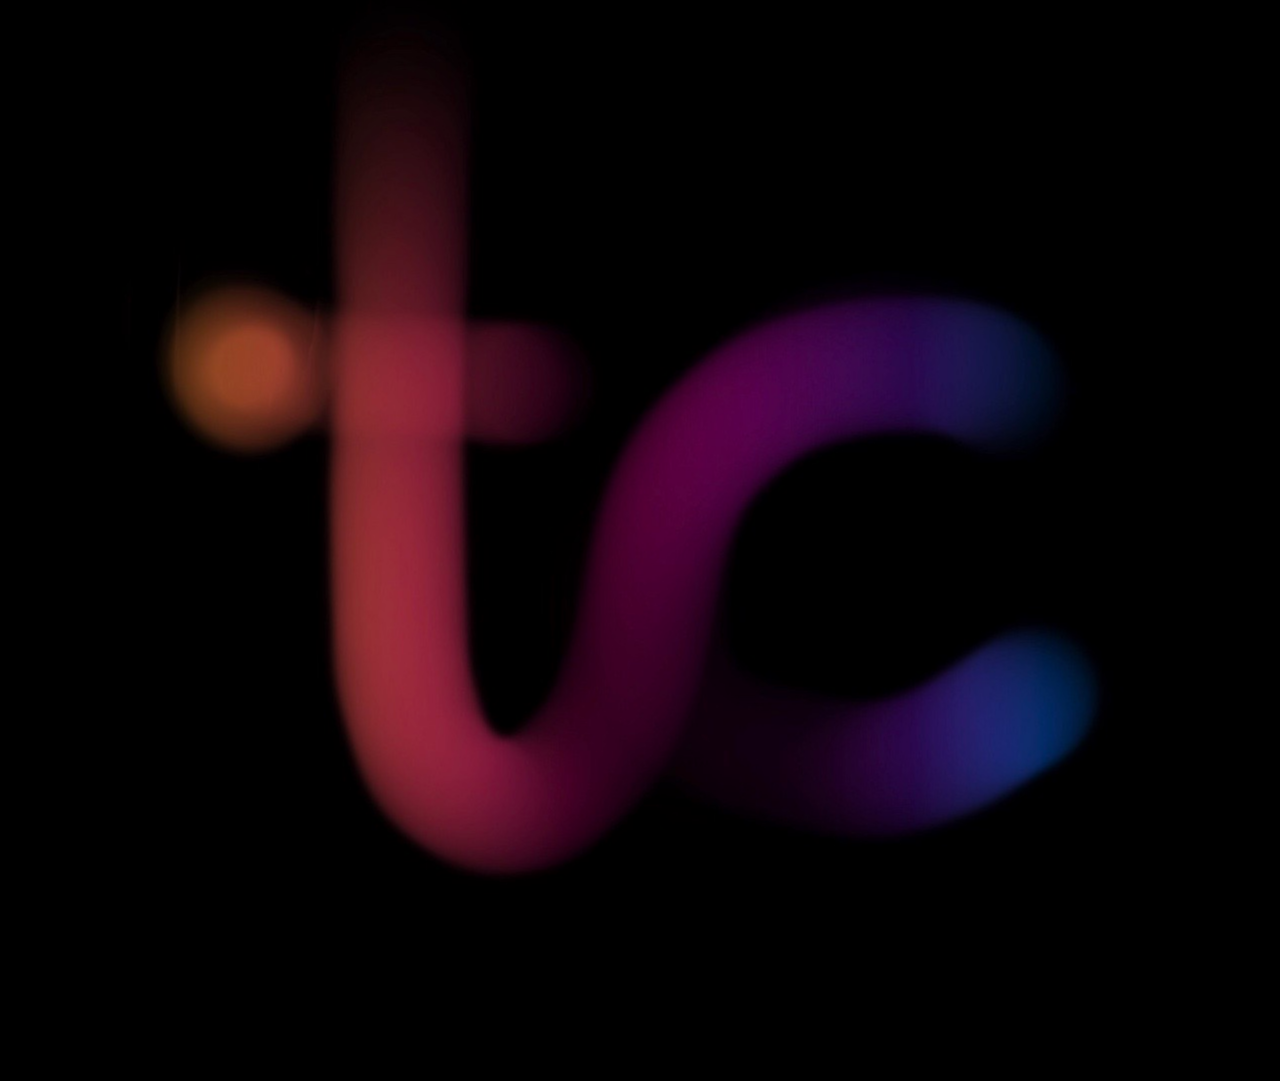
<file: index.html>
<!DOCTYPE html>

<html lang="en">
    <head>
        <link href="https://cdn.jsdelivr.net/npm/bootstrap@5.0.2/dist/css/bootstrap.min.css" rel="stylesheet" integrity="sha384-EVSTQN3/azprG1Anm3QDgpJLIm9Nao0Yz1ztcQTwFspd3yD65VohhpuuCOmLASjC" crossorigin="anonymous">
        <script src="https://cdn.jsdelivr.net/npm/bootstrap@5.0.2/dist/js/bootstrap.bundle.min.js" integrity="sha384-MrcW6ZMFYlzcLA8Nl+NtUVF0sA7MsXsP1UyJoMp4YLEuNSfAP+JcXn/tWtIaxVXM" crossorigin="anonymous"></script>
        <link href="styles.css" rel="stylesheet">
        <link href="homestyles.css" rel="stylesheet">
        <link href="https://fonts.googleapis.com/css?family=Montserrat:300" rel="stylesheet">
        <link href="https://fonts.googleapis.com/css2?family=DM+Sans&display=swap" rel="stylesheet">
        <link rel="stylesheet" href="https://use.fontawesome.com/releases/v5.6.3/css/all.css" integrity="sha384-UHRtZLI+pbxtHCWp1t77Bi1L4ZtiqrqD80Kn4Z8NTSRyMA2Fd33n5dQ8lWUE00s/" crossorigin="anonymous">

<link href="https://fonts.googleapis.com/css2?family=Work+Sans&display=swap" rel="stylesheet">
<link href="https://fonts.googleapis.com/css2?family=Space+Mono&display=swap" rel="stylesheet">
<link href="https://fonts.googleapis.com/css2?family=Cutive+Mono&display=swap" rel="stylesheet">



        <title>TC Web Designs</title>
    </head>
    <body>
        <div class="container">
            <div class="centered">
                <!--container-fluid="width:100%; height:auto;"-->

                <!--set background image to tc logo-->
                <img class="img-fluid" id="fade-out-bg" src="IMG_3551.JPG" alt="tc logo">
                    
                <div class="centered"><h3 id="title"><br><br>web development</h3></div>

                <!--add white hyperlink dots now-->
              <a href="page1.html">
                 <div class="white1"><img class="fade-in-image" src="whitedot.png" alt="white_dot">
                  <span class="hovertext">Welcome!</span></div>
              </a>

                <a href="page3.html">
                  <div class="white2"><img class="fade-in-image" src="whitedot.png" alt="white_dot">
                    <span class="hovertext">Projects</span></div>
                  </a>
                <a href="page2.html">
                  <div class="white3"><img class="fade-in-image" src="whitedot.png" alt="white_dot">
                    <span class="hovertext">Skills and Certifications</span></div>
                  </a>

                <!--then add white arrow at bottom of container-->
                <img id="arrow-down" src="arrow-down.png" alt="white down arrow">

                <!--social media icons-->
                <ul id="fade-in-icons">
                    <li>
                      <a href="https://github.com/tehanicabour">
                        <i class="fab fa-github"></i>
                      </a>
                    </li>
                    <li>
                      <a href="https://www.linkedin.com/in/tehani-cabour/">
                        <i class="fab fa-linkedin"></i>
                      </a>
                      </li>
                    <li>
                      <a href="mailto:cabour.t@northeastern.edu">
                        <i class="fab fa-google"></i>
                      </a>
                    </li>
                  </ul>
            </div>
        </div>
    </body>

    <div class="cursor-outer"></div>
    <div class="cursor-inner"></div>
    <script type="text/javascript" src="script.js"></script>
</html>
</file>
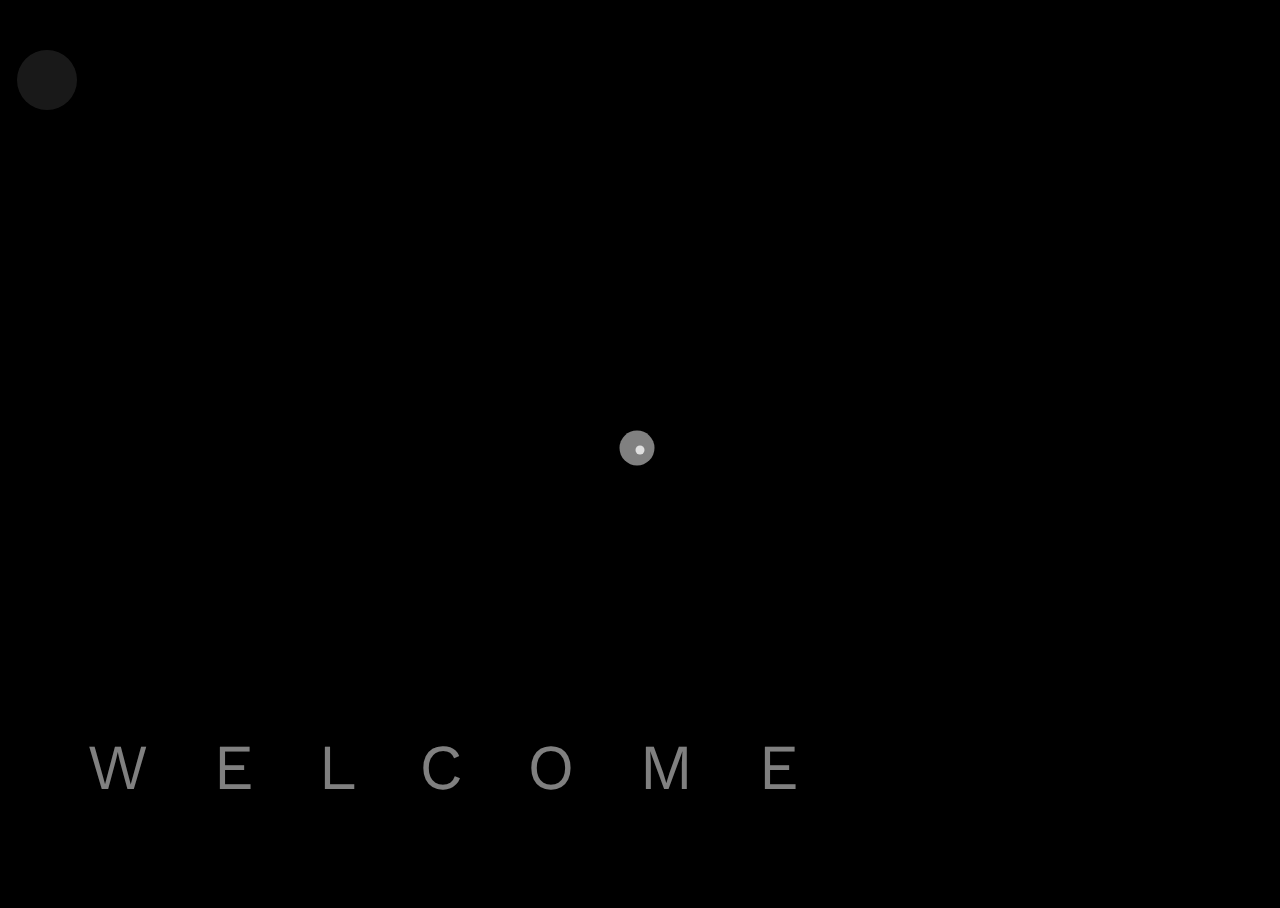
<file: page1.html>
<!DOCTYPE html>

<html lang="en">
    <head>
        <meta name="viewport" content="width=device-width, initial-scale=1.0">
        <link href="https://cdn.jsdelivr.net/npm/bootstrap@5.0.2/dist/css/bootstrap.min.css" rel="stylesheet" integrity="sha384-EVSTQN3/azprG1Anm3QDgpJLIm9Nao0Yz1ztcQTwFspd3yD65VohhpuuCOmLASjC" crossorigin="anonymous">
        <script src="https://cdn.jsdelivr.net/npm/bootstrap@5.0.2/dist/js/bootstrap.bundle.min.js" integrity="sha384-MrcW6ZMFYlzcLA8Nl+NtUVF0sA7MsXsP1UyJoMp4YLEuNSfAP+JcXn/tWtIaxVXM" crossorigin="anonymous"></script>
        <link href="styles.css" rel="stylesheet">
        <link href="projectsstyles.css" rel="stylesheet">
        <link href="https://fonts.googleapis.com/css?family=Montserrat:300" rel="stylesheet">
        <link rel="stylesheet" href="https://use.fontawesome.com/releases/v5.6.3/css/all.css" integrity="sha384-UHRtZLI+pbxtHCWp1t77Bi1L4ZtiqrqD80Kn4Z8NTSRyMA2Fd33n5dQ8lWUE00s/" crossorigin="anonymous">
        <link rel="preconnect" href="https://fonts.googleapis.com">
        <link rel="preconnect" href="https://fonts.gstatic.com" crossorigin>
        <link href="https://fonts.googleapis.com/css2?family=Work+Sans&display=swap" rel="stylesheet">

        <title>Welcome!</title>
    </head>
    <body>
      <div id="tc-homelogo">
        <ul>
          <li><a
      href="index.html"
      ><i class="far fa-grip-lines"></i>
    </a></li></ul>
      </div>
      <div class="MainContainer">
        <div class="ParallaxContainer">
          <img class="phone" src="IMG_3591.JPG" alt="three iphones">
          <img id="arrow" src="arrow-down.png" alt="white down arrow">

          <div class="welcome-container"><div class="welcome" >
            Welcome
          </div></div>
          </div>

          <div class="ContentContainer">
          <div class="welcome-text">

            <h4 style="font-size: 4rem;">I AM</h4>
            <h2> Tehani,</h2>
            <br><br><br><br><br>
            <img class="phoneFlip" src="IMG_3591.JPG" alt="three iphones">

            <h4 style="padding: 17rem 0rem 0rem; text-align: right;">a Software Engineering <br>and Finance student at NU.<br></h4>
            <p class="left">I love designing websites and small Java applications. <br><br></p>
            <p style="text-align: right; padding: 0rem 5rem 0rem; font-size: 1.65rem;
            opacity: 40%;">
            I've started self-teaching web design in high school.<br>
            As a beginner, I've worked on the initial web designs for two web application startups: Noww and Knobull. <br><br></p>
            <p style="text-align: left; padding: 0rem 5rem 20rem; font-size: 1.65rem;
            opacity: 40%;">At Northeastern, I have coded a few Java-based programs, and learned
            <br><a class="skills_links" href="page2.html">object oriented design, algorithms, and database design</a>.
            <br>Beyond my college courses, I continue to explore different parts of coding.
            By pursuing a <a class="skills_links" href="page2.html">CS50X certification with Harvard University</a>, I am learning to code in C and Python.
            I am also learning to code on cloud-based platforms by preparing to pass the
            <a class="skills_links" href="page2.html">AWS Certified Developer - Associate Certification</a> this fall.

          </p>
          </div>
          </div>
          </div>

    </body>

    <div class="cursor-outer"></div>
    <div class="cursor-inner"></div>


    <script type="text/javascript" src="script.js"></script>



</html>
</file>
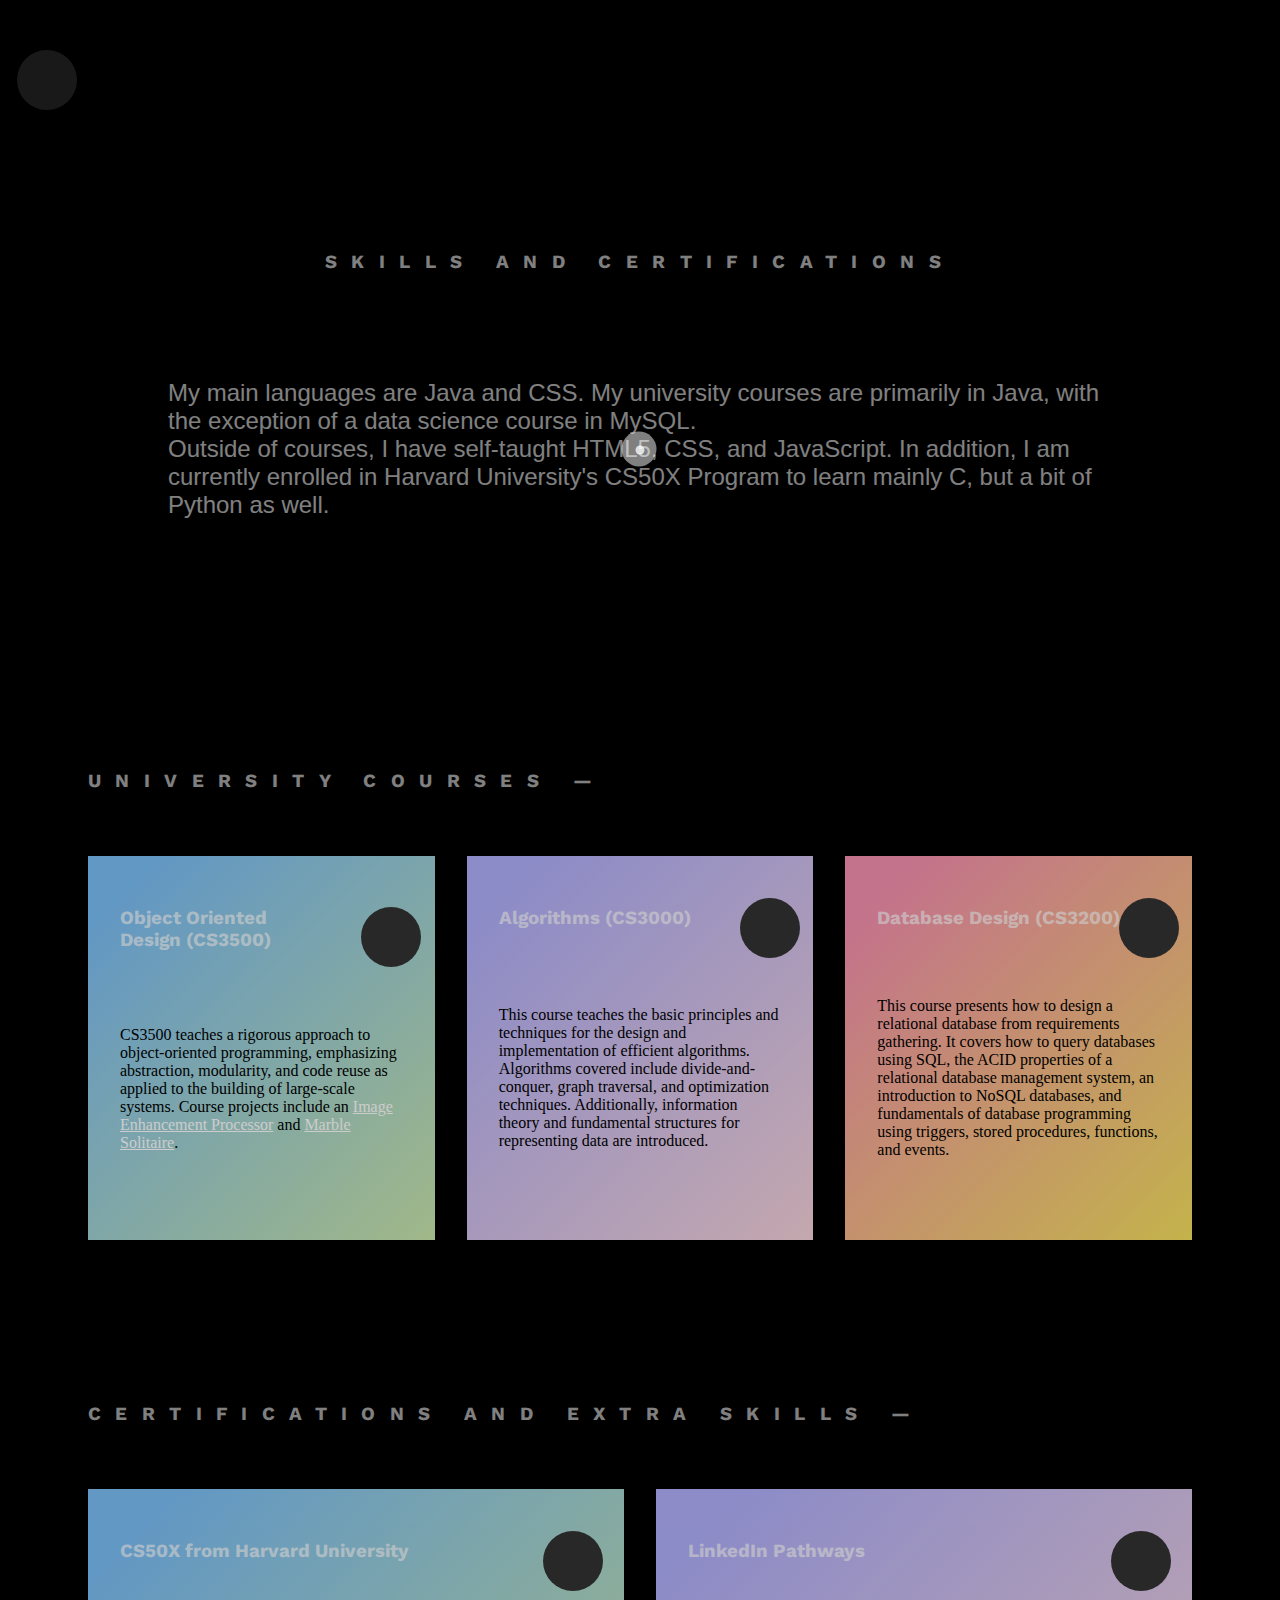
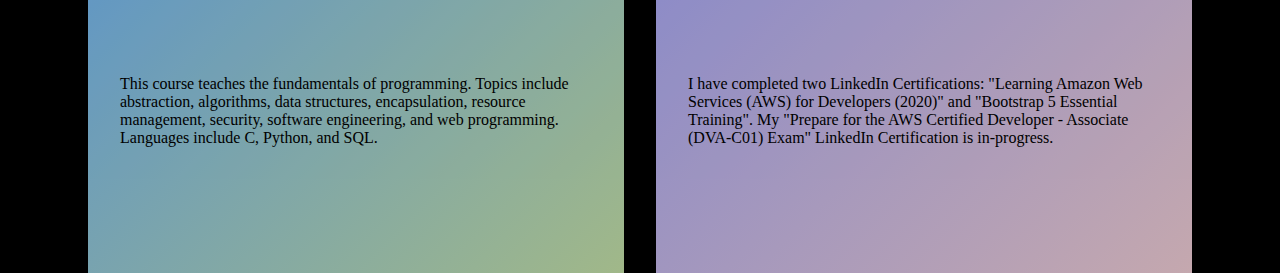
<file: page2.html>
<!DOCTYPE html>

<html lang="en">
    <head>
        <meta name="viewport" content="width=device-width, initial-scale=1.0">
        <link href="https://cdn.jsdelivr.net/npm/bootstrap@5.0.2/dist/css/bootstrap.min.css" rel="stylesheet" integrity="sha384-EVSTQN3/azprG1Anm3QDgpJLIm9Nao0Yz1ztcQTwFspd3yD65VohhpuuCOmLASjC" crossorigin="anonymous">
        <script src="https://cdn.jsdelivr.net/npm/bootstrap@5.0.2/dist/js/bootstrap.bundle.min.js" integrity="sha384-MrcW6ZMFYlzcLA8Nl+NtUVF0sA7MsXsP1UyJoMp4YLEuNSfAP+JcXn/tWtIaxVXM" crossorigin="anonymous"></script>
        <link href="styles.css" rel="stylesheet">
        <link href="projectsstyles.css" rel="stylesheet">
        <link href="https://fonts.googleapis.com/css?family=Montserrat:300" rel="stylesheet">
        <link rel="stylesheet" href="https://use.fontawesome.com/releases/v5.6.3/css/all.css" integrity="sha384-UHRtZLI+pbxtHCWp1t77Bi1L4ZtiqrqD80Kn4Z8NTSRyMA2Fd33n5dQ8lWUE00s/" crossorigin="anonymous">
        <link rel="preconnect" href="https://fonts.googleapis.com">
        <link rel="preconnect" href="https://fonts.gstatic.com" crossorigin>
        <link href="https://fonts.googleapis.com/css2?family=Work+Sans&display=swap" rel="stylesheet">

        <title>Skills and Certifications</title>
    </head>
    <body>
      <div id="tc-homelogo">
        <ul>
          <li><a
      href="index.html"
      ><i class="far fa-grip-lines"></i>
    </a></li></ul>
      </div>

          <div class="intro" >
            <h3 id="project-title">Skills and Certifications</h3>
          </div>
          <div class="intro-text"><p>My main languages are Java and CSS. My university courses are primarily in Java, with the exception of
            a data science course in MySQL.
            <br>
            Outside of courses, I have self-taught HTML5, CSS, and JavaScript. In addition, I am currently enrolled in Harvard University's CS50X
            Program to learn mainly C, but a bit of Python as well.
          </p>
          </div>



<!-- Courses section -->
<section class="sub-container">
    <h3 id="project-title">University Courses &mdash;</h3>
    <div class="grid">
        <div class="box1">
            <div class="box-contents">
                <div class="box-title">
                    <h3>Object Oriented <br>Design (CS3500)</h3>
                    <div class="github-icon">
                        <ul><li><a href="https://catalog.northeastern.edu/course-descriptions/cs/" target="_blank" rel="noopener noreferrer" >
                            <i class="far fa-link"></i>
                        </a></li></ul>
                    </div>
                </div>
                <p>
                  CS3500 teaches a rigorous approach to object-oriented programming, emphasizing abstraction,
                  modularity, and code reuse as applied to the building of large-scale systems. Course projects
                  include an <a href="page3.html">Image Enhancement Processor</a> and <a href="page3.html">Marble Solitaire</a>.
                </p>

                <div class="lang">
                    <i class="fab fa-java"></i>
                </div>
            </div>
        </div>

      <div class="box2">
        <div class="box-contents">
          <div class="box-title">
            <h3>Algorithms (CS3000)</h3>
            <div class="github-icon">
                <ul>
                    <li><a
                href="https://catalog.northeastern.edu/course-descriptions/cs/"
                target="_blank"
                rel="noopener noreferrer"
                ><i class="far fa-link"></i>
              </a></li></ul>
            </div>
          </div>
          <p>
            This course teaches the basic principles and techniques for the design and implementation of efficient algorithms.
            Algorithms covered include divide-and-conquer, graph traversal, and optimization techniques.
            Additionally, information theory and fundamental structures for representing data are introduced.

          </p>

          <div class="lang">
            <i class="fab fa-java"></i>
          </div>
        </div>
      </div>


      <div class="box3">
        <div class="box-contents">
          <div class="box-title">
            <h3>Database Design (CS3200)</h3>
            <div class="github-icon">
                <ul>
                    <li><a
                href="https://catalog.northeastern.edu/course-descriptions/cs/"
                target="_blank"
                rel="noopener noreferrer"
                ><i class="far fa-link"></i>
              </a></li></ul>
            </div>
          </div>
          <p>
            This course presents how to design a relational database from requirements gathering.
            It covers how to query databases using SQL, the ACID properties of a relational database management system,
            an introduction to NoSQL databases, and fundamentals
            of database programming using triggers, stored procedures, functions, and events.
          </p>

          <div class="lang">
            <i class="fab fa-sql"></i>
          </div>
        </div>
      </div>

</div>
</section>

<!-- Certifications and Extra Skills section -->
<section class="sub-container">
  <h3 id="project-title">Certifications and Extra Skills &mdash;</h3>
  <div class="grid">
    <div class="box1">
      <div class="box-contents">
        <div class="box-title">
          <h3>CS50X from Harvard University</h3>
          <div class="github-icon">
              <ul>
                  <li><a
              href="https://github.com/tehanicabour"
              ><i class="fab fa-github"></i>
            </a></li></ul>
          </div>
        </div>
        <p>
          This course teaches the fundamentals of programming. Topics include abstraction, algorithms, data structures, encapsulation,
          resource management, security, software engineering, and web programming. Languages include C, Python, and SQL.
        </p>
        <div class="lang">
          <i class="far fa-copyright"></i>
          <i class="fab fa-python"></i>
        </div>
      </div>
    </div>


    <div class="box2">
      <div class="box-contents">
        <div class="box-title">
          <h3>LinkedIn Pathways</h3>
          <div class="github-icon">
            <ul>
                <li><a
            href="https://github.com/tehanicabour"
            ><i class="fab fa-linkedin"></i>
          </a></li></ul>
        </div>
      </div>
        <p>
          I have completed two LinkedIn Certifications: "Learning Amazon Web Services (AWS) for Developers (2020)" and "Bootstrap 5 Essential Training".
          My "Prepare for the AWS Certified Developer - Associate (DVA-C01) Exam" LinkedIn Certification is in-progress.
        </p>

        <div class="lang">
          <i class="fab fa-css3"></i>
          <i class="fab fa-aws"></i>
        </div>
      </div>
    </div>


  </div>
</section>




    </body>

    <div class="cursor-outer"></div>
    <div class="cursor-inner"></div>


    <script type="text/javascript" src="script.js"></script>



</html>
</file>
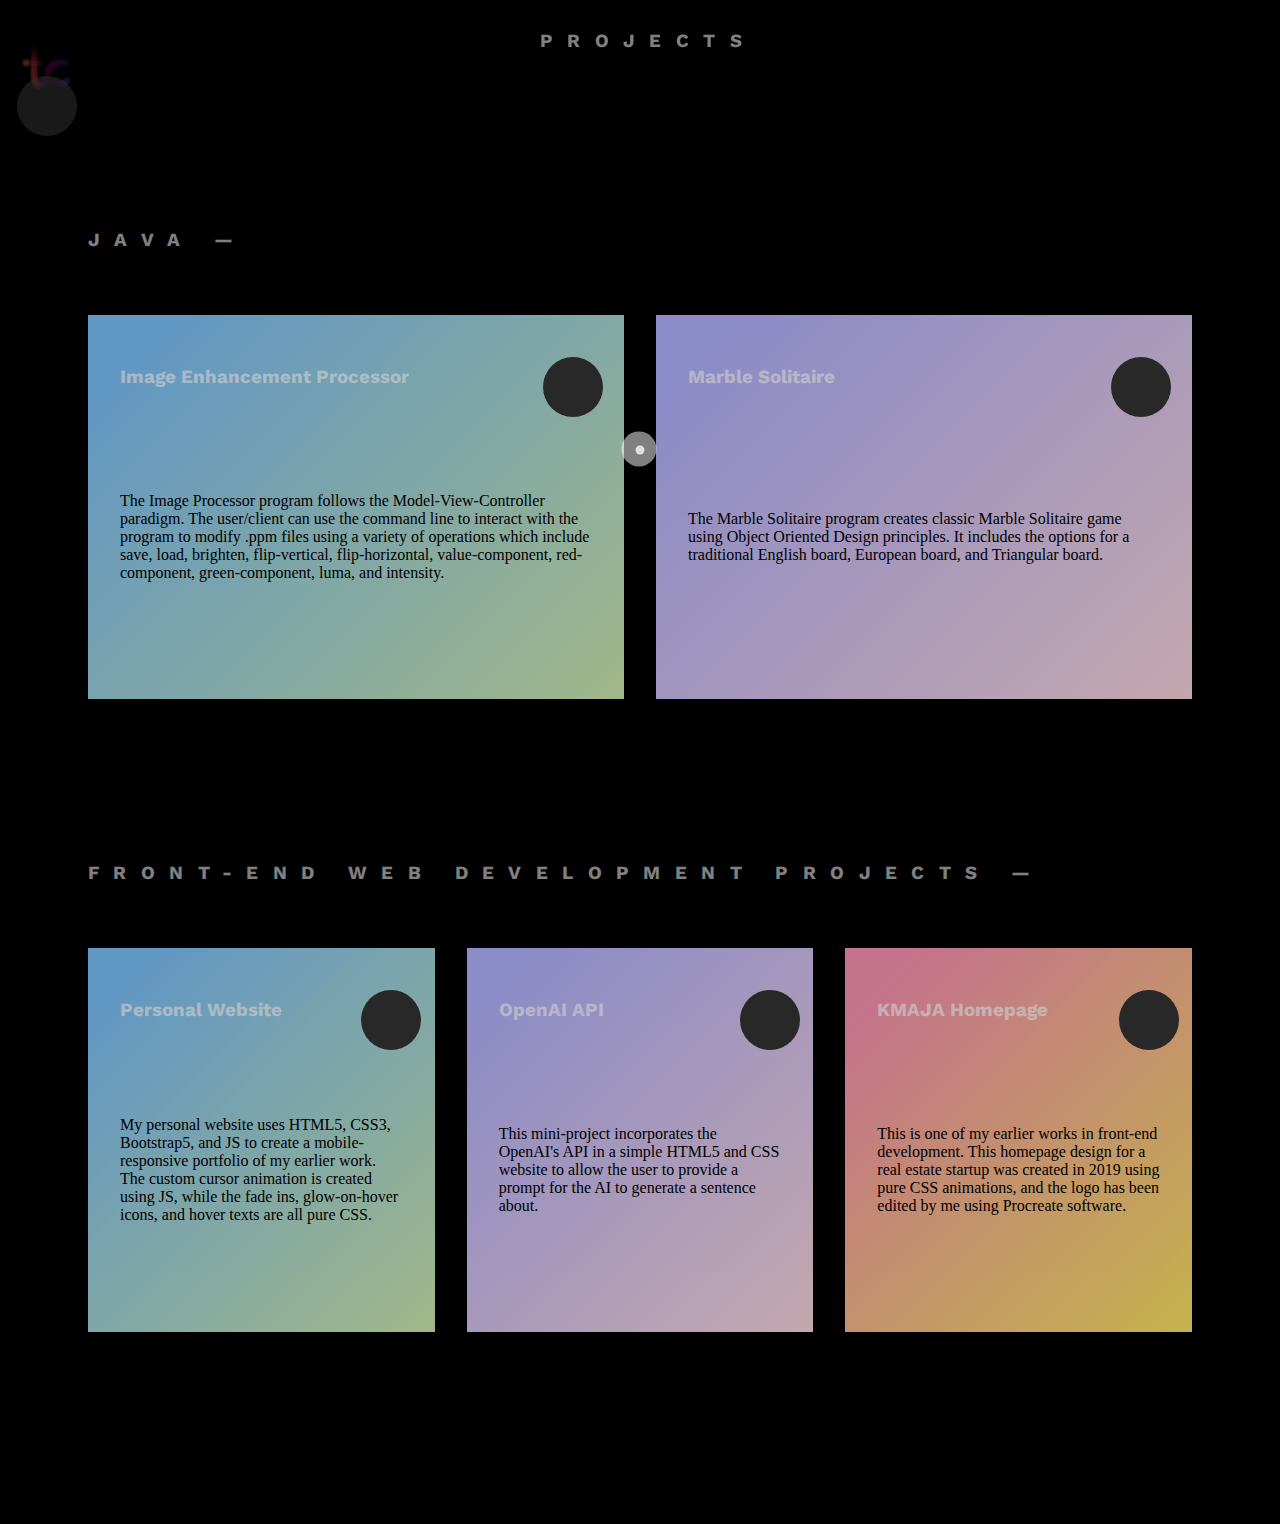
<file: page3.html>
<!DOCTYPE html>

<html lang="en">
    <head>
        <meta name="viewport" content="width=device-width, initial-scale=1.0">
        <link href="https://cdn.jsdelivr.net/npm/bootstrap@5.0.2/dist/css/bootstrap.min.css" rel="stylesheet" integrity="sha384-EVSTQN3/azprG1Anm3QDgpJLIm9Nao0Yz1ztcQTwFspd3yD65VohhpuuCOmLASjC" crossorigin="anonymous">
        <script src="https://cdn.jsdelivr.net/npm/bootstrap@5.0.2/dist/js/bootstrap.bundle.min.js" integrity="sha384-MrcW6ZMFYlzcLA8Nl+NtUVF0sA7MsXsP1UyJoMp4YLEuNSfAP+JcXn/tWtIaxVXM" crossorigin="anonymous"></script>
        <link href="styles.css" rel="stylesheet">
        <link href="projectsstyles.css" rel="stylesheet">
        <link href="https://fonts.googleapis.com/css?family=Montserrat:300" rel="stylesheet">
        <link rel="stylesheet" href="https://use.fontawesome.com/releases/v5.6.3/css/all.css" integrity="sha384-UHRtZLI+pbxtHCWp1t77Bi1L4ZtiqrqD80Kn4Z8NTSRyMA2Fd33n5dQ8lWUE00s/" crossorigin="anonymous">
        <link rel="preconnect" href="https://fonts.googleapis.com">
        <link rel="preconnect" href="https://fonts.gstatic.com" crossorigin>
        <link href="https://fonts.googleapis.com/css2?family=Work+Sans&display=swap" rel="stylesheet">

        <title>Projects</title>
    </head>
    <body>
            <img id="tc-homelogo" src="IMG_3551.JPG" alt="tc logo">-->

            <div id="tc-homelogo">
              <ul>
                <li><a
            href="index.html"
            ><i class="far fa-grip-lines"></i>
          </a></li></ul>
            </div>


            <div class="top-bar"><div class="page-title"><h3 id="project-title">Projects</h3></div></div>

<!-- Java Projects -->
<section class="sub-container">
    <h3 id="project-title">Java &mdash;</h3>
    <div class="grid">

      <div class="box1">
        <div class="box-contents">
          <div class="box-title">
            <h3>Image Enhancement Processor</h3>
            <div class="github-icon">
                    <ul><li><a
                href="https://github.com/tehanicabour/imageprocessor/tree/main/v.8"
                target="_blank"
                rel="noopener noreferrer"
                ><i class="fab fa-github"></i>
              </a></li></ul>
            </div>
          </div>
          <p>
            The Image Processor program follows the Model-View-Controller paradigm. The user/client can use the command line to
            interact with the program to modify .ppm files using a variety of operations which include save, load, brighten,
            flip-vertical, flip-horizontal, value-component, red-component, green-component, luma, and intensity.
          </p>

          <div class="lang">
            <i class="fab fa-java"></i>
          </div>
        </div>
      </div>


      <div class="box2">
        <div class="box-contents">
          <div class="box-title">
            <h3>Marble Solitaire</h3>
            <div class="github-icon">
                <ul>
                    <li><a
                href="https://github.com/tehanicabour/marble-solitaire/tree/main/HW3try17"
                target="_blank"
                rel="noopener noreferrer"
                ><i class="fab fa-github"></i>
              </a></li></ul>
            </div>
          </div>
          <p>
            The Marble Solitaire program creates classic Marble Solitaire game using Object Oriented Design principles. It includes the options for a
            traditional English board, European board, and Triangular board.
          </p>

          <div class="lang">
            <i class="fab fa-java"></i>
          </div>
        </div>
      </div>

    </div>
  </section>




<!-- Website Design Projects section -->
<section class="sub-container">
  <h3 id="project-title">Front-End Web Development Projects &mdash;</h3>
  <div class="grid">
    <div class="box1">
      <div class="box-contents">
        <div class="box-title">
          <h3>Personal Website</h3>
          <div class="github-icon">
              <ul>
                  <li><a
              href="https://github.com/tehanicabour"
              target="_blank"
              rel="noopener noreferrer"
              ><i class="fab fa-github"></i>
            </a></li></ul>
          </div>
        </div>
        <p>
          My personal website uses HTML5, CSS3, Bootstrap5, and JS to create a mobile-responsive portfolio of my earlier work. The custom cursor animation is
          created using JS, while the fade ins, glow-on-hover icons, and hover texts are all pure CSS.
        </p>

        <div class="lang">
          <i class="fab fa-html5"></i>
          <i class="fab fa-css3"></i>
          <i class="fab fa-js"></i>
        </div>
      </div>
    </div>


    <div class="box2">
      <div class="box-contents">
        <div class="box-title">
          <h3>OpenAI API</h3>
          <div class="github-icon">
              <ul>
                  <li><a
              href="https://github.com/tehanicabour"
              target="_blank"
              rel="noopener noreferrer"
              ><i class="fab fa-github"></i>
            </a></li></ul>
          </div>
        </div>
        <p>
          This mini-project incorporates the OpenAI's API in a simple HTML5 and CSS website to allow the user to provide a prompt
          for the AI to generate a sentence about.
        </p>

        <div class="lang">
          <i class="fab fa-html5"></i>
          <i class="fab fa-css3"></i>
          <i class="fab fa-python"></i>
        </div>
      </div>
    </div>




    <div class="box3">
      <div class="box-contents">
        <div class="box-title">
          <h3>KMAJA Homepage</h3>
          <div class="github-icon">
              <ul>
                  <li><a
              href="https://tc-19.github.io/kmaja/"
              target="_blank"
              rel="noopener noreferrer"
              ><i class="far fa-link"></i>
            </a></li></ul>
          </div>
        </div>
        <p>
          This is one of my earlier works in front-end development. This homepage design for a real estate startup was created in 2019
          using pure CSS animations, and the logo has been edited by me using Procreate software.
        </p>

        <div class="lang">
          <i class="fab fa-html5"></i>
          <i class="fab fa-css3"></i>
        </div>
      </div>
    </div>
  </div>
</section>
<div class="extra-space"></div>

    </body>

    <div class="cursor-outer"></div>
    <div class="cursor-inner"></div>


    <script type="text/javascript" src="script.js"></script>



</html>
</file>
<file: styles.css>
/*Main CSS Stylesheet*/
body, html {
    height: 100%;
    background-color: black;
    scroll-behavior: smooth;
    cursor: none;
  }

.container {
    display: flex;
    align-items: center;
    justify-content: center;
}

.centered {
    position: absolute;
    top: 50%;
    left: 50%;
    transform: translate(-50%, -50%);
  }

/*Icons*/
ul {
  padding: 0px;
  display: flex;
  position: absolute;
  top: 100%;
  left: 50%;
  transform: translate(-50%, -50%);
  list-style: none;
}

li a {
  margin: 0 45px;
  position: relative;
  display: block;
  width: 60px;
  height: 60px;
  text-align: center;
  line-height: 63px;
  background: #333;
  border-radius: 50%;
  font-size: 30px;
  color: #666;
  transition: .5s;
}

li a:hover::before {
  content: '';
  position: absolute;
  top: 0;
  left: 0;
  width: 100%;
  height: 100%;
  border-radius: 50%;
  background: #ff6666;
  transition: .5s;
  z-index: -1;
  transform: scale(1.1);
  box-shadow: 0 0 15px #ff6666;
}

li a:hover {
  color: #ff6666;
  box-shadow: 0 0 5px #ff6666;
  text-shadow: 0 0 5px #ff6666;
}


#fade-in-icons {
  opacity: 0;
  animation: fadeInIcons 2s;
  -webkit-animation: fadeInIcons 2s;
  -moz-animation: fadeInIcons 2s;
  -o-animation: fadeInIcons 2s;
  -ms-animation: fadeInIcons 2s;
  animation-delay: 3s;
  animation-fill-mode: forwards;
}

@-moz-keyframes fadeInIcons {
  0% { opacity: 0; }
  100% { opacity: 0.5; }
}

@-webkit-keyframes fadeInIcons {
  0% { opacity: 0; }
  100% { opacity: 0.5; }
}

@-o-keyframes fadeInIcons {
  0% { opacity: 0; }
  100% { opacity: 0.5; }
}

@-ms-keyframes fadeInIcons {
  0% { opacity: 0; }
  100% { opacity: 0.5; }
}

@keyframes fadeInIcons {
  0% { opacity: 0; }
  100% { opacity: 0.5; }
}

/*Cursor Animation*/
.cursor-inner,
.cursor-outer {
    pointer-events: none;
    position: absolute;
    top: 50%;
    left: 50%;
    border-radius: 50%;
    opacity: 0;
    z-index: 2;
    transform: translate(-50%, -50%);
    background-color: white;
    transition: opacity 0.3s ease-in-out,
                transform 0.3s ease-in-out;
}

.cursor-inner {
    width: 9px;
    height: 9px;
}

.cursor-outer {
    width: 35px;
    height: 35px;
}
</file>
<file: homestyles.css>
/*Home Page CSS Stylesheet*/

/*title text*/
#title {
    text-align: center;
    vertical-align: middle;
    color: white;
    font-family: 'Montserrat', sans-serif;
    font-weight: 100;
    text-transform: uppercase;
    letter-spacing: .8rem;

    /*at start of animation*/
    opacity: 0;
    animation: fadeInOut 3s;
    -webkit-animation: fadeInOut 3s;
    -moz-animation: fadeInOut 3s;
    -o-animation: fadeInOut 3s;
    -ms-animation: fadeInOut 3s;
    animation-delay: 1s;
    animation-fill-mode: forwards;
}

@-moz-keyframes fadeInOut {
    0% { opacity: 0; }
    50% { opacity: 0.85; }
    100% { opacity: 0.5; }
}

@-webkit-keyframes fadeInOut {
    0% { opacity: 0; }
    50% { opacity: 0.85; }
    100% { opacity: 0.5; }
}

@-o-keyframes fadeInOut {
    0% { opacity: 0; }
    50% { opacity: 0.85; }
    100% { opacity: 0.5; }
}

@-ms-keyframes fadeInOut {
    0% { opacity: 0; }
    50% { opacity: 0.85; }
    100% { opacity: 0.5; }
}

@keyframes fadeInOut {
  0% { opacity: 0; }
  50% { opacity: 0.85; }
  100% { opacity: 0.5; }
}

/*TC Background*/
#fade-out-bg {
  animation: fadeOut 3s;
  -webkit-animation: fadeOut 3s;
  -moz-animation: fadeOut 3s;
  -o-animation: fadeOut 3s;
  -ms-animation: fadeOut 3s;
  animation-delay: 3s;
  animation-fill-mode: forwards;
}

@-moz-keyframes fadeOut {
  0% { opacity: 1; }
  100% { opacity: 0.8; }
}

@-webkit-keyframes fadeOut {
  0% { opacity: 1; }
  100% { opacity: 0.8; }
}

@-o-keyframes fadeOut {
  0% { opacity: 1; }
  100% { opacity: 0.8; }
}

@-ms-keyframes fadeOut {
  0% { opacity: 1; }
  100% { opacity: 0.8; }
}

@keyframes fadeOut {
  0% { opacity: 1; }
  100% { opacity: 0.8; }
}


/*White Dots*/

.white1 {
  position: absolute;
  top: 20%;
  left: 22%;
}

.white2 {
  position: absolute;
    top: 65%;
    left: 73%;
}

.white3 {
  position: absolute;
    top: 30%;
    left: 60%;
}

.white1 img, .white2 img, .white3 img {
  transform: scale(0.50);
}


.fade-in-image {
  opacity: 0;
  animation: fadeIn 2s;
  -webkit-animation: fadeIn 2s;
  -moz-animation: fadeIn 2s;
  -o-animation: fadeIn 2s;
  -ms-animation: fadeIn 2s;
  animation-delay: 3s;
  animation-fill-mode: forwards;
}

@keyframes fadeIn {
  0% { opacity: 0; }
  100% { opacity: 0.85; }
}

@-moz-keyframes fadeIn {
  0% { opacity: 0; }
  100% { opacity: 0.85; }
}

@-webkit-keyframes fadeIn {
  0% { opacity: 0; }
  100% { opacity: 0.85; }
}

@-o-keyframes fadeIn {
  0% { opacity: 0; }
  100% { opacity: 0.85; }
}

@-ms-keyframes fadeIn {
  0% { opacity: 0; }
  100% { opacity: 0.85; }
}

/*White Dots Tool Tips*/

.hovertext {
  visibility: hidden;
  width: 120px;
  color: white;
  opacity: 50%;
  font-family: 'Montserrat', sans-serif;
  text-transform: uppercase;
  text-align: center;
  padding: 5px 0;

  position: absolute;
  z-index: 1;
  bottom: 65%;
  left: 50%;
  margin-left: -60px;
}

.white1:hover .hovertext,
.white2:hover .hovertext,
.white3:hover .hovertext {
  visibility: visible;
}


/*Down Arrow*/
#arrow-down {
  position: absolute;
  visibility:hidden;
    top: 110%;
    left: 50%;
    transform: translate(-50%, -50%);
    width:30px;
    height:auto;


    opacity: 0;
    animation: fadeIn 2s;
    -webkit-animation: fadeIn 2s;
    -moz-animation: fadeIn 2s;
    -o-animation: fadeIn 2s;
    -ms-animation: fadeIn 2s;
    animation-delay: 7s;
    animation-fill-mode: forwards;
}
</file>
<file: projectsstyles.css>
/*Web Projects Page*/
.extra-space {
  height:12rem;
}
/*Home Button*/
#tc-homelogo {
  position: sticky;
  top: 40px;
  left: 15px;
  z-index:3;
  font-size: 2.5rem;
  text-align: left;
  width: 4rem;
  opacity: 50%;
}

.top-bar {
  position: fixed;
  background-color: black;
  top: 0px;
  height: 10%;
  width: 100%;
  z-index:2;
}


@media only screen and (max-width: 1000px) {
  #tc-homelogo {
    width: 20%;
    height: auto;
  }
}

#project-title {
  position: relative;
  opacity: 50%;
  padding-top: 4rem;
  text-transform: uppercase;
  letter-spacing: .9rem;
}
.page-title {
  position: absolute;
    top: 50%;
    left: 50%;
    transform: translate(-50%, -50%);
    top: 10%;
}

h3 {
  font-family: 'Work Sans', sans-serif;
  opacity: 65%;
  font-weight: bold;
  color: white;
}

.skills_links {
  color: white;
  font-weight: bold;
  text-decoration: none;
  font-size: 1.75rem;
}
a{
  color: white;
}
@media only screen and (max-width: 1000px) {
  p {
    font-size: .75em;
  }

  .intro-text {
    padding: 2rem;
  }
}
/*Intro Section Above Projects*/
.intro {
  display: flex;
  position: relative;
  justify-content: center;
  padding: 4rem;
  padding-top: 10rem;
}

.intro-text {
  display: flex;
  position: relative;
  justify-content: center;
  padding: 0rem 10rem 4rem;
  font-size: 1.7rem;
  font-family: 'Work Sans', sans-serif;
  color: grey;
}


@media only screen and (max-width: 1000px) {
  .intro {
    padding: 5rem 2rem 0rem;

  }
  .intro-text {
    padding: 3rem;
  }
}

/*Grid Sections (of projects and achievements)*/
.projects {
}

.sub-container {
  padding: 5rem;
  padding-bottom: 0;
}

.grid {
  display: grid;
  grid-template-columns: repeat(auto-fit, minmax(15rem, 1fr));
  grid-gap: 2rem;
  color: black;
  margin-top: 4rem;
  margin-bottom: 0;
}

.box1, .box2, .box3 {
  padding: 2rem;
  height: 20rem;
  display: flex;
  flex-direction: column;
  justify-content: space-between;
  position: relative;
  color: black;
  opacity: 80%;
}

@media only screen and (max-width: 1000px) {
  .sub-container {
    padding:2rem 1rem 2rem;
  }
}


.box1 {
  background-image: linear-gradient(135deg, #7bbef5 10%, #c9e6ab 100%);
}

.box2 {
  background-image: linear-gradient(135deg, #b0affa 10%, #f6d2da 100%);
}

.box3 {
  background-image: linear-gradient(135deg, #f690af 10%, #f6e05f 100%);
}

.github-icon {
  position: relative;
  top: -60%;
  left: 95%;
  width: 2%;
  height: auto;
}

.box-contents {
  height: 100%;
  display: contents;
}

.box-title {
  /*adjust for small screen size*/
}

.lang {
  font-size: 2rem;
}

.welcome-container {
  height: 100%;
  width: auto;
  position: relative;
  top: 0px;
  left: 0px;
  padding: 1px;
}

.welcome {
  position: relative;
  top: 80%;
  left: 10%;
  letter-spacing: 1em;
  font-size: 4rem;
  font-family: 'Work Sans', sans-serif;
  text-transform: uppercase;
  color: white;


    /*at start of animation*/
    opacity: 0.5;
    animation: welcomFade 5s;
    -webkit-animation: welcomFade 5s;
    -moz-animation: welcomFade 5s;
    -o-animation: welcomFade 5s;
    -ms-animation: welcomFade 5s;
    animation-delay: 3s;
    animation-fill-mode: forwards;
}

@-moz-keyframes welcomFade {
    0% { opacity: 0.5; }
    50% { opacity: 0.7; }
    100% { opacity: 0; }
}

@-webkit-keyframes welcomFade {
    0% { opacity: 0.5; }
    50% { opacity: 0.7; }
    100% { opacity: 0; }
}

@-o-keyframes welcomFade {
    0% { opacity: 0.5; }
    50% { opacity: 0.7; }
    100% { opacity: 0; }
}

@-ms-keyframes welcomFade {
    0% { opacity: 0.5; }
    50% { opacity: 0.7; }
    100% { opacity: 0; }
}

@keyframes welcomFade {
  0% { opacity: 0.5; }
  50% { opacity: 0.7; }
  100% { opacity: 0; }
}



.welcome-text p, .intro-text p {
  font-family: 'DM Sans', sans-serif;
  font-size: 1.5rem;
  color: white;
  opacity: 50%;
}



.welcome-text {
  position: absolute;
  height: 100%;
  width: auto;
  text-align: right;
}

.welcome-text p {
  padding: 5rem 5rem 3rem;
  text-align: left;
  font-size: 1.95rem;
}



.welcome-text h4 {
  padding: 5rem 2rem 0rem;
  font-size: 3rem;
  font-family: 'Work Sans', sans-serif;
  color: white;
  opacity: 50%;
  z-index:2;
  letter-spacing: 1rem;

  text-transform: uppercase;
 }

 .welcome-text h2 {
  padding: 0rem 0rem 5rem;
  font-size: 6.5rem;
  font-family: 'Work Sans', sans-serif;
  letter-spacing: .35em;

  opacity: 50%;
  z-index:2;
  text-transform: uppercase;
  /*background: -webkit-linear-gradient(#00CED1, #8A2BE2); #00FF7F*/
  background: -webkit-linear-gradient(.25deg, #00CED1, #00FF7F 40%, #8A2BE2);
  -webkit-background-clip: text;
  -webkit-text-fill-color: transparent;
 }


.left {
  text-align: left;
  padding: 3rem;
  opacity: 70%;
}
/*Parallax Scroll*/

html, body {
  scroll-behavior: smooth;
}

.MainContainer {
  perspective: 1px;
  transform-style: preserve-3d;
  height: 100vh;
  overflow-x: hidden;
  overflow-y: scroll;
}

.ContentContainer {
  position: relative;
  display: block;
  z-index: 5;
  background-color: black;
  height: 100vh;
  width: auto;

}


.ParallaxContainer {
  display: flex;
  flex: 1 0 auto;
  position: relative;
  z-index: -1;
  height: 100vh;
  transform: translateZ(-1px) scale(2);
  background-color: black;
}

.phone {
  position: absolute;
    top: 10%;
    left: 60%;
    transform: translate(-50%, -50%);
    width: 1000px;
    height: auto;
    z-index:0;
    transform: rotate(170deg);

    opacity: 0;
    animation: bg1 7s;
    -webkit-animation: bg1 7s;
    -moz-animation: bg1 7s;
    -o-animation: bg1 7s;
    -ms-animation: bg1 7s;
    animation-fill-mode: forwards;
}




@-moz-keyframes bg1 {
  0% { -moz-transform: rotate(0deg);
    opacity: 0.5; }
  50% { -moz-transform: rotate(180deg);
    opacity: 0.7; }
  100% { -moz-transform: rotate(360deg);
    opacity: 0; }
}

@-webkit-keyframes bg1 {
  0% { -webkit-transform: rotate(0deg);
    opacity: 0.5; }
  50% { -webkit-transform: rotate(180deg);
    opacity: 0.7; }
  100% { -webkit-transform: rotate(360deg);
    opacity: 0; }
}

@-o-keyframes bg1 {
  0% { -o-transform: rotate(0deg);
    opacity: 0.5; }
  50% { -o-transform: rotate(180deg);
    opacity: 0.7; }
  100% { -o-transform: rotate(360deg);
    opacity: 0; }
}

@-ms-keyframes bg1 {
  0% { -ms-transform: rotate(0deg);
    opacity: 0.5; }
  50% { -ms-transform: rotate(180deg);
    opacity: 0.7; }
  100% { -ms-transform: rotate(360deg);
    opacity: 0; }
}

@keyframes bg1 {
  0% { -webkit-transform: rotate(0deg);
    transform:rotate(0deg);
    opacity: 0.5; }
  50% { -webkit-transform: rotate(1800deg);
    transform:rotate(180deg);
    opacity: 0.7; }
  100% { -webkit-transform: rotate(360deg);
    transform:rotate(360deg);
    opacity: 0; }
}





#arrow {
  position: absolute;
    top: 500px;
    left: 1000px;
    width: 50px;
    height: auto;
    visibility: hidden;

    opacity: 0;
    animation: welcomFade 3s;
    -webkit-animation: welcomFade 3s;
    -moz-animation: welcomFade 3s;
    -o-animation: welcomFade 3s;
    -ms-animation: welcomFade 3s;
    animation-delay: 8s;
    animation-fill-mode: forwards;

    animation-iteration-count: 2;
}


.phoneFlip {
  position: absolute;
    top: 0px;
    left: 0px;
    width: 1000px;
    height: auto;
    z-index:-1;
    transform: rotate(90deg);

    opacity: 0;
    animation: contentFade 7s;
    -webkit-animation: contentFade 7s;
    -moz-animation: contentFade 7s;
    -o-animation: contentFade 7s;
    -ms-animation: contentFade 7s;
    animation-fill-mode: contentFade;
    animation-delay: 3s;
    animation-fill-mode: forwards;
}


@-moz-keyframes contentFade {
  0% { opacity: 0; }
  50% { opacity: 0.5; }
  100% { opacity: 0.85; }
}

@-webkit-keyframes contentFade {
  0% { opacity: 0; }
  50% { opacity: 0.5; }
  100% { opacity: 0.85; }
}

@-o-keyframes contentFade {
  0% { opacity: 0; }
  50% { opacity: 0.5; }
  100% { opacity: 0.85; }
}

@-ms-keyframes contentFade {
  0% { opacity: 0; }
  50% { opacity: 0.5; }
  100% { opacity: 0.85; }
}

@keyframes contentFade {
  0% { opacity: 0; }
  50% { opacity: 0.5; }
  100% { opacity: 0.85; }
}
</file>
